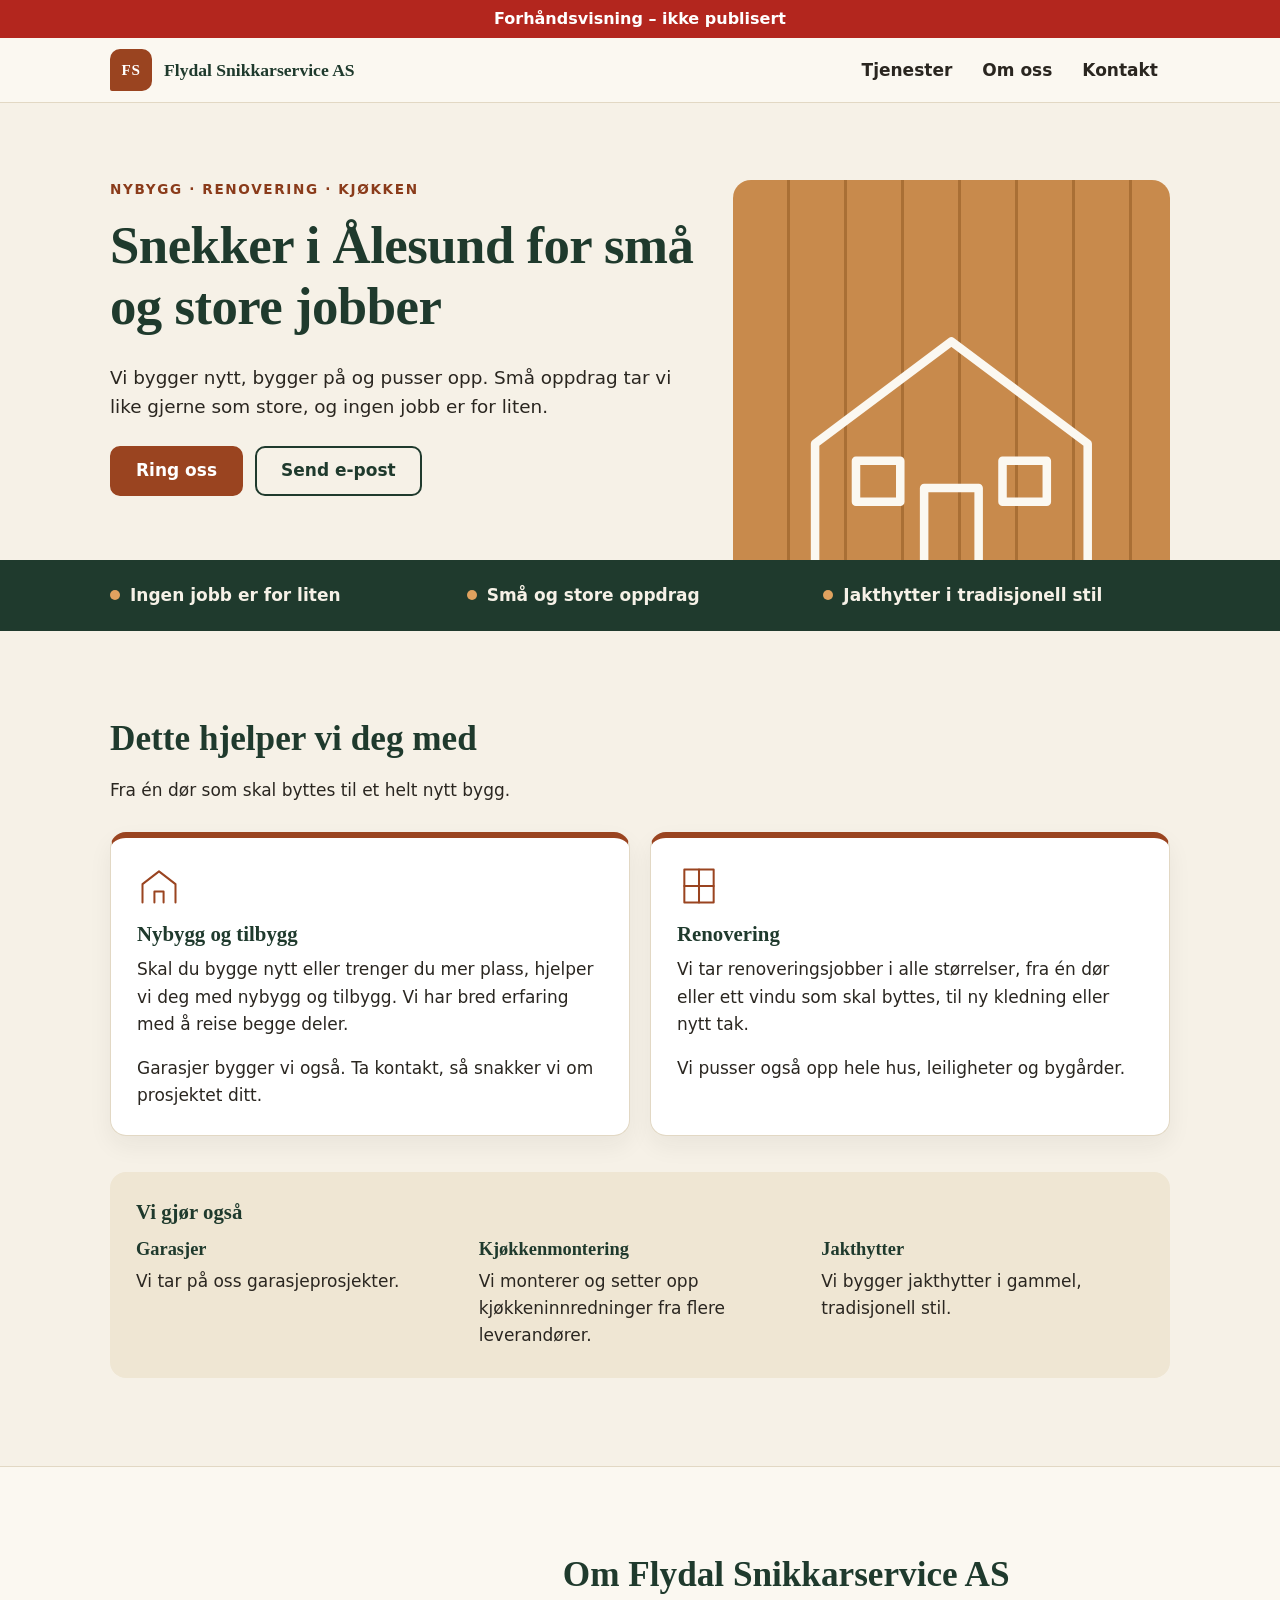
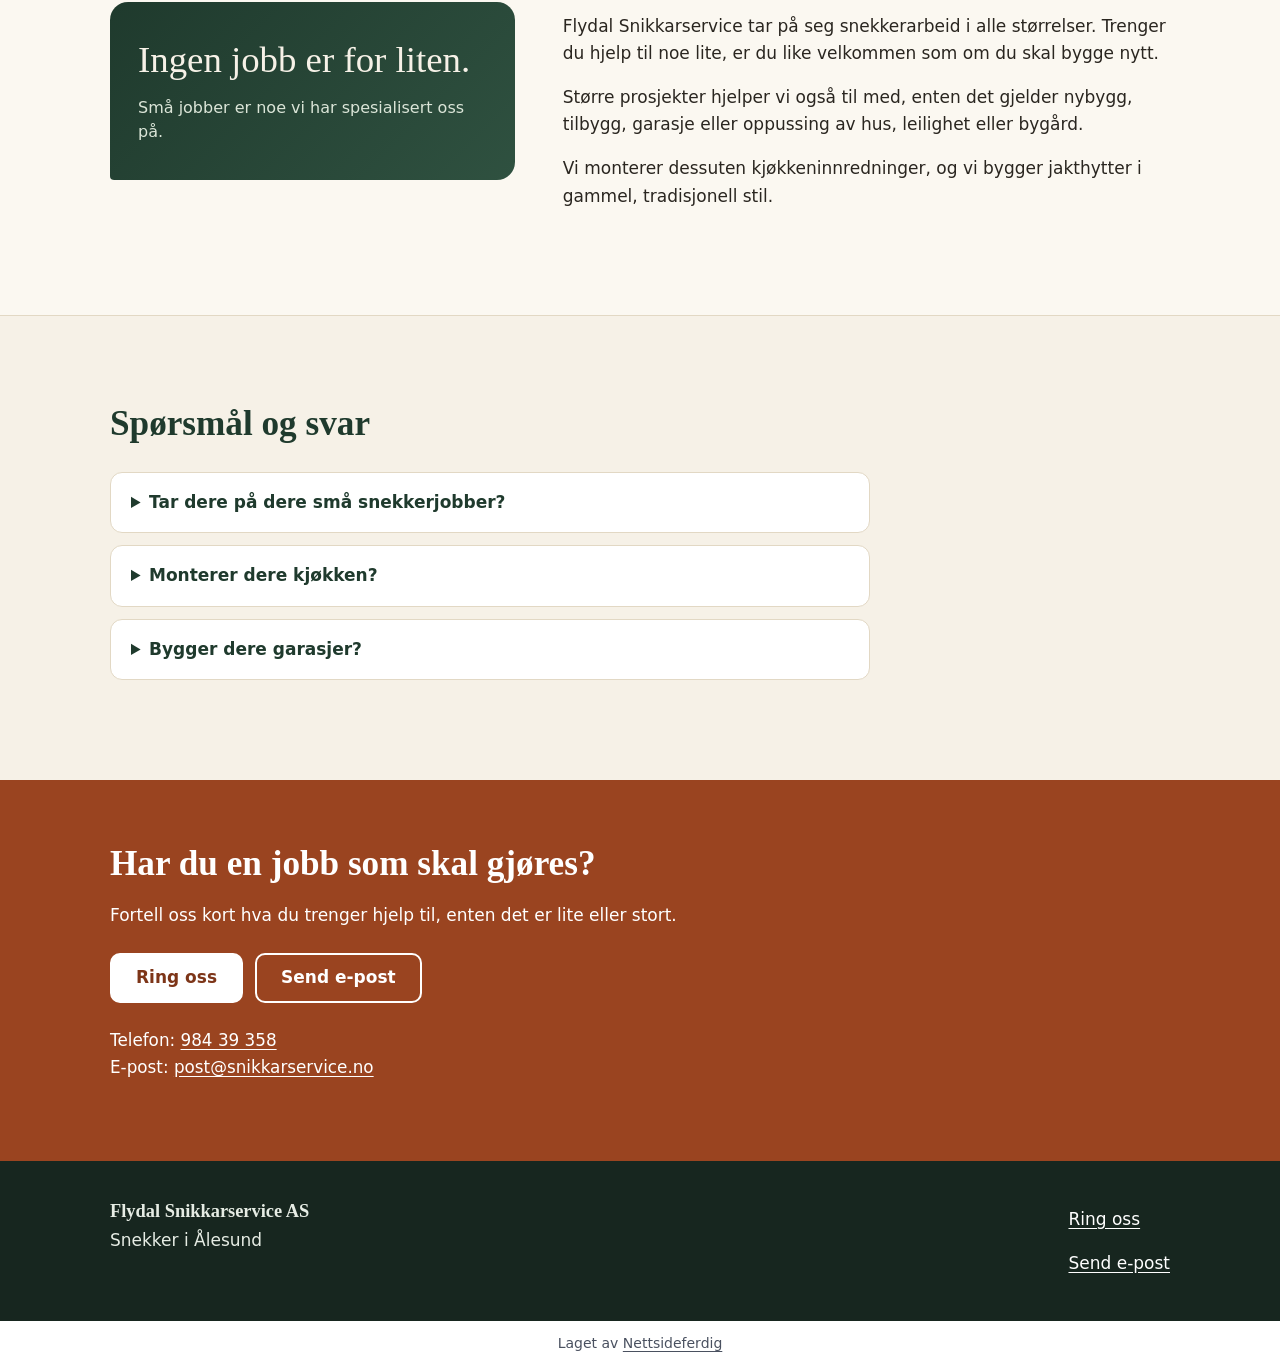
<file: index.html>
<!doctype html>
<html lang="nb">
<head>
<meta charset="utf-8">
<meta name="viewport" content="width=device-width, initial-scale=1">
<title>Snekker Ålesund | Flydal Snikkarservice AS</title>
<meta name="description" content="Snekker i Ålesund for små og store jobber: nybygg, tilbygg, renovering, garasjer og kjøkkenmontering. Ingen jobb er for liten.">
<link rel="canonical" href="https://andersmathisen7-design.github.io/side-flydal-snikkarservice-as-e7de77fd/">
<meta property="og:type" content="website">
<meta property="og:locale" content="nb_NO">
<meta property="og:site_name" content="Flydal Snikkarservice AS">
<meta property="og:title" content="Snekker Ålesund | Flydal Snikkarservice AS">
<meta property="og:description" content="Snekker i Ålesund for små og store jobber: nybygg, tilbygg, renovering, garasjer og kjøkkenmontering. Ingen jobb er for liten.">
<meta property="og:url" content="https://andersmathisen7-design.github.io/side-flydal-snikkarservice-as-e7de77fd/">
<meta http-equiv="Content-Security-Policy" content="default-src 'none'; style-src 'self'; img-src 'self'; manifest-src 'self'; worker-src 'self'; script-src 'self'">
<link rel="stylesheet" href="./style.css">
<meta name="theme-color" content="#9a4420">
<link rel="manifest" href="./manifest.webmanifest">
<link rel="icon" href="./icon.svg" type="image/svg+xml">
<script src="./pwa.js" defer></script>
<meta name="robots" content="noindex,nofollow">
<script type="application/ld+json">{"@context":"https://schema.org","@type":"GeneralContractor","name":"Flydal Snikkarservice AS","description":"Snekker i Ålesund for små og store jobber: nybygg, tilbygg, renovering, garasjer og kjøkkenmontering. Ingen jobb er for liten.","email":"post@snikkarservice.no","areaServed":"Ålesund","url":"https://andersmathisen7-design.github.io/side-flydal-snikkarservice-as-e7de77fd","telephone":"984 39 358"}</script>
</head>
<body>
<div class="forhandsstripe">Forhåndsvisning – ikke publisert</div>
<header class="topp"><div class="inn topp-rad"><a class="logo" href="./" aria-label="Til forsiden"><span class="merke" aria-hidden="true">FS</span><span>Flydal Snikkarservice AS</span></a><nav aria-label="Hovedmeny"><ul class="meny"><li><a href="./#tjenester">Tjenester</a></li><li><a href="./#om-oss">Om oss</a></li><li><a href="./#kontakt">Kontakt</a></li></ul></nav></div></header>
<main>
<section class="hero"><div class="inn hero-rute"><div class="hero-tekst"><span class="merkelapp">Nybygg · Renovering · Kjøkken</span><h1>Snekker i Ålesund for små og store jobber</h1><p class="ingress">Vi bygger nytt, bygger på og pusser opp. Små oppdrag tar vi like gjerne som store, og ingen jobb er for liten.</p><div class="knapper"><a class="knapp" href="tel:98439358">Ring oss</a><a class="knapp knapp-lys" href="mailto:post@snikkarservice.no">Send e-post</a></div></div><div class="hero-pynt" aria-hidden="true"><svg viewBox="0 0 200 150"><path class="strek" d="M20 150V82L100 22l80 60v68"/><path class="strek" d="M84 150v-42h32v42"/><path class="strek" d="M130 92h26v24h-26z"/><path class="strek" d="M44 92h26v24H44z"/></svg></div></div></section><section class="stripe" aria-label="Kort om oss"><div class="inn"><ul><li><span class="prikk" aria-hidden="true"></span>Ingen jobb er for liten</li><li><span class="prikk" aria-hidden="true"></span>Små og store oppdrag</li><li><span class="prikk" aria-hidden="true"></span>Jakthytter i tradisjonell stil</li></ul></div></section><section class="del" id="tjenester"><div class="inn"><div class="del-hode"><h2>Dette hjelper vi deg med</h2><p>Fra én dør som skal byttes til et helt nytt bygg.</p></div><div class="kort-rute"><article class="kort"><svg viewBox="0 0 48 48" aria-hidden="true"><path class="ikon" d="M6 42V22L24 8l18 14v20"/><path class="ikon" d="M19 42V30h10v12"/></svg><h3>Nybygg og tilbygg</h3><p>Skal du bygge nytt eller trenger du mer plass, hjelper vi deg med nybygg og tilbygg. Vi har bred erfaring med å reise begge deler.</p><p>Garasjer bygger vi også. Ta kontakt, så snakker vi om prosjektet ditt.</p></article><article class="kort"><svg viewBox="0 0 48 48" aria-hidden="true"><path class="ikon" d="M8 6h32v36H8z"/><path class="ikon" d="M24 6v36M8 24h32"/></svg><h3>Renovering</h3><p>Vi tar renoveringsjobber i alle størrelser, fra én dør eller ett vindu som skal byttes, til ny kledning eller nytt tak.</p><p>Vi pusser også opp hele hus, leiligheter og bygårder.</p></article></div><div class="ogsa"><h3>Vi gjør også</h3><dl class="ogsa-rute"><div><dt>Garasjer</dt><dd>Vi tar på oss garasjeprosjekter.</dd></div><div><dt>Kjøkkenmontering</dt><dd>Vi monterer og setter opp kjøkkeninnredninger fra flere leverandører.</dd></div><div><dt>Jakthytter</dt><dd>Vi bygger jakthytter i gammel, tradisjonell stil.</dd></div></dl></div></div></section><section class="del om" id="om-oss"><div class="inn om-rute"><blockquote class="sitat">Ingen jobb er for liten. <small>Små jobber er noe vi har spesialisert oss på.</small></blockquote><div><h2>Om Flydal Snikkarservice AS</h2><p>Flydal Snikkarservice tar på seg snekkerarbeid i alle størrelser. Trenger du hjelp til noe lite, er du like velkommen som om du skal bygge nytt.</p><p>Større prosjekter hjelper vi også til med, enten det gjelder nybygg, tilbygg, garasje eller oppussing av hus, leilighet eller bygård.</p><p>Vi monterer dessuten kjøkkeninnredninger, og vi bygger jakthytter i gammel, tradisjonell stil.</p></div></div></section><section class="del faq" id="sporsmal"><div class="inn"><div class="del-hode"><h2>Spørsmål og svar</h2></div><details><summary>Tar dere på dere små snekkerjobber?</summary><p>Ja. Små jobber er noe vi har spesialisert oss på, og ingen jobb er for liten.</p></details><details><summary>Monterer dere kjøkken?</summary><p>Ja, vi monterer og setter opp kjøkkeninnredninger fra flere leverandører.</p></details><details><summary>Bygger dere garasjer?</summary><p>Ja, vi tar på oss garasjeprosjekter. Ta kontakt, så snakker vi om hva du ser for deg.</p></details></div></section><section class="kontakt" id="kontakt"><div class="inn"><h2>Har du en jobb som skal gjøres?</h2><p>Fortell oss kort hva du trenger hjelp til, enten det er lite eller stort.</p><div class="knapper"><a class="knapp" href="tel:98439358">Ring oss</a><a class="knapp knapp-lys" href="mailto:post@snikkarservice.no">Send e-post</a></div><p class="kontakt-info">Telefon: <a href="tel:98439358">984 39 358</a><br>E-post: <a href="mailto:post@snikkarservice.no">post@snikkarservice.no</a></p></div></section>
</main>
<footer class="bunn"><div class="inn bunn-rad"><div><p class="bunn-navn">Flydal Snikkarservice AS</p><p>Snekker i Ålesund</p></div><ul class="bunn-liste"><li><a href="tel:98439358">Ring oss</a></li><li><a href="mailto:post@snikkarservice.no">Send e-post</a></li></ul></div></footer>
<p class="nf-byra">Laget av <a href="https://nettsideferdig.no/">Nettsideferdig</a></p>
</body>
</html>
</file>
<file: style.css>
/* Fast fra Sidefabrikken: bestillingswidgeten. */
:root { --nf-farge: #9a4420; }
#nf-bestill [hidden] { display: none !important; }
#nf-bestill button { font: inherit; padding: 0.5rem 0.9rem; margin: 0.2rem; border: 1px solid var(--nf-farge); border-radius: 6px; background: #fff; color: var(--nf-farge); cursor: pointer; }
#nf-bestill button:disabled { opacity: 0.6; }
#nf-bestill .nf-knapp { background: var(--nf-farge); color: #fff; }
#nf-bestill .nf-tjeneste { display: block; width: 100%; text-align: left; }
#nf-bestill .nf-tjeneste small, #nf-bestill .nf-vare small { display: block; color: #555; }
#nf-bestill .nf-felt { display: block; margin: 0.5rem 0; }
#nf-bestill input, #nf-bestill select, #nf-bestill textarea { font: inherit; padding: 0.4rem; border: 1px solid #c5cad3; border-radius: 4px; display: block; width: 100%; max-width: 24rem; }
#nf-bestill input[type="checkbox"], #nf-bestill input[type="radio"] { display: inline-block; width: auto; margin: 0 0.4rem 0 0; vertical-align: middle; }
#nf-bestill .nf-rad { display: flex; flex-wrap: wrap; gap: 0.5rem; }
#nf-bestill .nf-vare { padding: 0.4rem 0; border-bottom: 1px solid #e3e6eb; }
#nf-bestill .nf-feil, #nf-bestill .nf-utsolgt { color: #b3261e; }
#nf-bestill .nf-test { background: #fff4e5; padding: 0.4rem 0.8rem; border-radius: 6px; }
#nf-bestill .nf-oppsummering { font-weight: 600; }
#nf-bestill .nf-faner { display: flex; flex-wrap: wrap; gap: 0.25rem; margin: 0.5rem 0 1rem; }
#nf-bestill .nf-fane.nf-valgt, #nf-bestill .nf-dag.nf-valgt { background: var(--nf-farge); color: #fff; }
#nf-bestill .nf-adresse { position: relative; max-width: 24rem; }
#nf-bestill .nf-forslag { position: absolute; top: 100%; left: 0; right: 0; z-index: 10; max-height: 15rem; overflow-y: auto; background: #fff; border: 1px solid #c5cad3; border-radius: 4px; box-shadow: 0 4px 12px rgba(0, 0, 0, 0.15); }
#nf-bestill .nf-forslag button { display: block; width: 100%; margin: 0; border: 0; border-radius: 0; padding: 0.5rem 0.75rem; text-align: left; color: inherit; }
#nf-bestill .nf-forslag button:hover, #nf-bestill .nf-forslag button:focus { background: #f4f7fb; }
#nf-bestill .nf-dager { display: flex; flex-wrap: wrap; gap: 0.25rem; margin: 0.5rem 0; }
#nf-bestill .nf-dag.nf-full { text-decoration: line-through; color: #777; border-color: #c5cad3; }
#nf-bestill .nf-tillegg { margin: 0.5rem 0; }
#nf-bestill .nf-sporsmal { margin: 0.8rem 0; }
#nf-bestill .nf-hjelp { display: block; font-size: 0.875rem; color: #666; margin: 0.15rem 0 0.25rem; }
#nf-bestill .nf-sum { font-weight: 700; font-size: 1.15rem; }
#nf-bestill .nf-ja-nei { display: flex; gap: 1.5rem; margin-top: 0.25rem; }
.prisliste table { border-collapse: collapse; width: 100%; max-width: 36rem; }
.prisliste th, .prisliste td { text-align: left; padding: 0.4rem 0.6rem 0.4rem 0; border-bottom: 1px solid #e3e6eb; vertical-align: top; }
.prisliste td:last-child, .prisliste th:last-child { text-align: right; white-space: nowrap; padding-right: 0; }
.prisliste small { color: #555; }
.prisliste .prisinfo { font-size: 0.875rem; color: #555; }

main > section.melding, main > section.bestill { box-sizing: border-box; max-width: 42rem; margin: 0 auto; padding: 2.5rem 1.25rem 3.5rem; }
.nf-skjema .nf-felt { display: block; margin: 0.75rem 0; }
.nf-skjema label, .nf-skjema legend { display: block; font-weight: 600; }
.nf-skjema fieldset { border: 0; padding: 0; margin: 0.75rem 0; min-width: 0; }
.nf-skjema fieldset label { font-weight: 400; }
.nf-skjema input, .nf-skjema textarea { font: inherit; padding: 0.5rem; border: 1px solid #c5cad3; border-radius: 4px; display: block; width: 100%; max-width: 32rem; }
.nf-skjema input[type="radio"] { display: inline-block; width: auto; margin: 0 0.4rem 0 0; vertical-align: middle; }
.nf-skjema input:focus, .nf-skjema textarea:focus { outline: 2px solid var(--nf-farge); outline-offset: 1px; }
.nf-skjema button { font: inherit; font-weight: 600; border: 0; cursor: pointer; padding: 0.85rem 1.5rem; border-radius: 6px; background: var(--nf-farge); color: #fff; min-height: 44px; }
.nf-skjema .nf-info { font-size: 0.875rem; color: #555; }

/* Designet */
*{box-sizing:border-box}body{margin:0;background:#f6f1e7;color:#2a2620;font-family:system-ui,Segoe UI,Helvetica,Arial,sans-serif;font-size:17px;line-height:1.6}h1,h2,h3{font-family:Georgia,Iowan Old Style,Times New Roman,serif;color:#1f3a2d;line-height:1.15;margin:0 0 .5em;font-weight:700}h1{font-size:2.3rem;letter-spacing:-.01em}h2{font-size:1.8rem}h3{font-size:1.3rem}p{margin:0 0 1em;max-width:62ch}a{color:#8a3b1a;text-underline-offset:3px}a:focus-visible,summary:focus-visible{outline:3px solid #1f3a2d;outline-offset:3px;border-radius:4px}.inn{max-width:1100px;margin:0 auto;padding:0 20px}.topp{background:#fbf8f1;border-bottom:1px solid #e2d8c4}.topp-rad{display:flex;flex-wrap:wrap;align-items:center;justify-content:space-between;gap:6px 20px;padding-top:10px;padding-bottom:10px}.logo{display:inline-flex;align-items:center;gap:12px;min-height:44px;text-decoration:none;color:#1f3a2d;font-family:Georgia,serif;font-weight:700;font-size:1.1rem}.merke{display:inline-flex;align-items:center;justify-content:center;width:42px;height:42px;border-radius:10px 10px 10px 2px;background:#9a4420;color:#fff;font-size:.95rem;letter-spacing:.04em;flex:none}.meny{display:flex;flex-wrap:wrap;gap:4px 6px;list-style:none;margin:0;padding:0}.meny a{display:inline-flex;align-items:center;min-height:44px;padding:0 12px;color:#2a2620;text-decoration:none;font-weight:600;border-radius:8px}.meny a:hover{background:#efe6d3;text-decoration:underline}.knapp{display:inline-flex;align-items:center;justify-content:center;min-height:50px;padding:0 24px;border-radius:10px;background:#9a4420;color:#fff;font-weight:700;text-decoration:none;border:2px solid #9a4420}.knapp:hover{background:#7d3518;border-color:#7d3518}.knapp-lys{background:transparent;color:#1f3a2d;border-color:#1f3a2d}.knapp-lys:hover{background:#1f3a2d;border-color:#1f3a2d;color:#fff}.knapper{display:flex;flex-wrap:wrap;gap:12px;margin-top:1.4em}.hero{padding:44px 0 0}.hero-rute{display:grid;gap:32px}.merkelapp{display:inline-block;font-size:.85rem;font-weight:700;letter-spacing:.12em;text-transform:uppercase;color:#8a3b1a;margin-bottom:14px}.ingress{font-size:1.15rem}.hero-pynt{min-height:220px;border-radius:18px 18px 0 0;background:repeating-linear-gradient(90deg,#c88a4c 0,#c88a4c 54px,#a96f35 54px,#a96f35 57px);overflow:hidden;display:flex;align-items:flex-end;justify-content:center}.hero-pynt svg{width:78%;max-width:360px;height:auto;display:block}.strek{fill:none;stroke:#fbf8f1;stroke-width:5;stroke-linejoin:round;stroke-linecap:round}.stripe{background:#1f3a2d;color:#f6f1e7}.stripe ul{list-style:none;margin:0;padding:22px 0;display:grid;gap:10px}.stripe li{display:flex;align-items:center;gap:10px;font-weight:600}.prikk{width:10px;height:10px;border-radius:50%;background:#e0a25f;flex:none}.del{padding:64px 0}.del-hode{margin-bottom:28px}.kort-rute{display:grid;gap:20px}.kort{background:#fff;border:1px solid #e2d8c4;border-top:6px solid #9a4420;border-radius:16px;padding:26px;box-shadow:0 10px 24px rgba(42,38,32,.06)}.kort svg{width:44px;height:44px;margin-bottom:14px;display:block}.kort p:last-child{margin-bottom:0}.ikon{fill:none;stroke:#9a4420;stroke-width:2.2;stroke-linecap:round;stroke-linejoin:round}.ogsa{margin-top:36px;padding:28px 26px;border-radius:16px;background:#efe6d3}.ogsa-rute{display:grid;gap:20px;margin:0}.ogsa dt{font-family:Georgia,serif;font-weight:700;color:#1f3a2d;font-size:1.15rem}.ogsa dd{margin:4px 0 0}.om{background:#fbf8f1;border-top:1px solid #e2d8c4;border-bottom:1px solid #e2d8c4}.om-rute{display:grid;gap:28px;align-items:center}.sitat{margin:0;padding:36px 28px;border-radius:18px 18px 18px 4px;background:linear-gradient(135deg,#1f3a2d,#2f5140);color:#f6f1e7;font-family:Georgia,serif;font-size:1.9rem;line-height:1.2}.sitat small{display:block;margin-top:14px;font-family:system-ui,Helvetica,Arial,sans-serif;font-size:1rem;line-height:1.5;color:#dbe5d8}.faq details{background:#fff;border:1px solid #e2d8c4;border-radius:12px;margin-bottom:12px;max-width:760px}.faq summary{cursor:pointer;padding:16px 20px;font-weight:700;color:#1f3a2d}.faq details p{padding:0 20px 18px;margin:0}.kontakt{background:#9a4420;color:#fff;padding:64px 0}.kontakt h2{color:#fff}.kontakt a{color:#fff}.kontakt .knapp{background:#fff;color:#7d3518;border-color:#fff}.kontakt .knapp:hover{background:#f6f1e7}.kontakt .knapp-lys{background:transparent;color:#fff;border-color:#fff}.kontakt .knapp-lys:hover{background:#7d3518}.kontakt-info{margin-top:24px;font-size:1.05rem}.bunn{background:#17261f;color:#e6ece4;padding:36px 0}.bunn p{margin:0}.bunn a{color:#fff;display:inline-flex;align-items:center;min-height:44px}.bunn-rad{display:flex;flex-wrap:wrap;gap:16px 40px;justify-content:space-between}.bunn-navn{font-family:Georgia,serif;font-weight:700;font-size:1.15rem}.bunn-liste{list-style:none;margin:0;padding:0}section.melding{padding:56px 20px;max-width:720px;margin:0 auto}.nf-skjema .nf-felt{margin-bottom:16px}.nf-skjema label{display:block;font-weight:600;margin-bottom:6px}.nf-skjema input,.nf-skjema textarea{width:100%;padding:12px;border:1px solid #b9ab8f;border-radius:8px;font:inherit;background:#fff}.nf-skjema button.knapp{cursor:pointer;font:inherit;font-weight:700}@media(min-width:760px){h1{font-size:3.3rem}h2{font-size:2.2rem}.hero{padding-top:72px}.hero-rute{grid-template-columns:1.15fr .85fr;align-items:end}.hero-tekst{padding-bottom:64px}.hero-pynt{min-height:380px}.stripe ul{grid-template-columns:repeat(3,1fr)}.kort-rute{grid-template-columns:1fr 1fr}.ogsa-rute{grid-template-columns:repeat(3,1fr)}.om-rute{grid-template-columns:.8fr 1.2fr;gap:48px}.del{padding:88px 0}.sitat{font-size:2.3rem}}

/* Fast fra Sidefabrikken */
.forhandsstripe { display: block !important; position: relative !important; z-index: 2147483647 !important; background: #b3261e !important; color: #fff !important; text-align: center !important; padding: 0.5rem 1rem !important; font: 600 1rem/1.4 system-ui, sans-serif !important; visibility: visible !important; opacity: 1 !important; max-height: none !important; height: auto !important; min-height: 0 !important; overflow: visible !important; margin: 0 !important; top: auto !important; left: auto !important; right: auto !important; bottom: auto !important; width: auto !important; transform: none !important; clip-path: none !important; filter: none !important; text-indent: 0 !important; font-size: 1rem !important; }
.nf-byra { display: block !important; position: static !important; inset: auto !important; z-index: auto !important; background: #fff !important; color: #4a5160 !important; text-align: center !important; padding: 0.75rem 1rem !important; margin: 0 !important; width: auto !important; max-width: none !important; height: auto !important; min-height: 0 !important; max-height: none !important; overflow: visible !important; visibility: visible !important; opacity: 1 !important; transform: none !important; clip-path: none !important; filter: none !important; font: 400 0.875rem/1.5 system-ui, sans-serif !important; letter-spacing: normal !important; text-indent: 0 !important; text-transform: none !important; }
.nf-byra a { display: inline !important; position: static !important; color: inherit !important; text-decoration: underline !important; font: inherit !important; visibility: visible !important; opacity: 1 !important; pointer-events: auto !important; }
.nf-felle { display: none !important; position: absolute !important; left: -10000px !important; width: 1px !important; height: 1px !important; overflow: hidden !important; }
</file>
